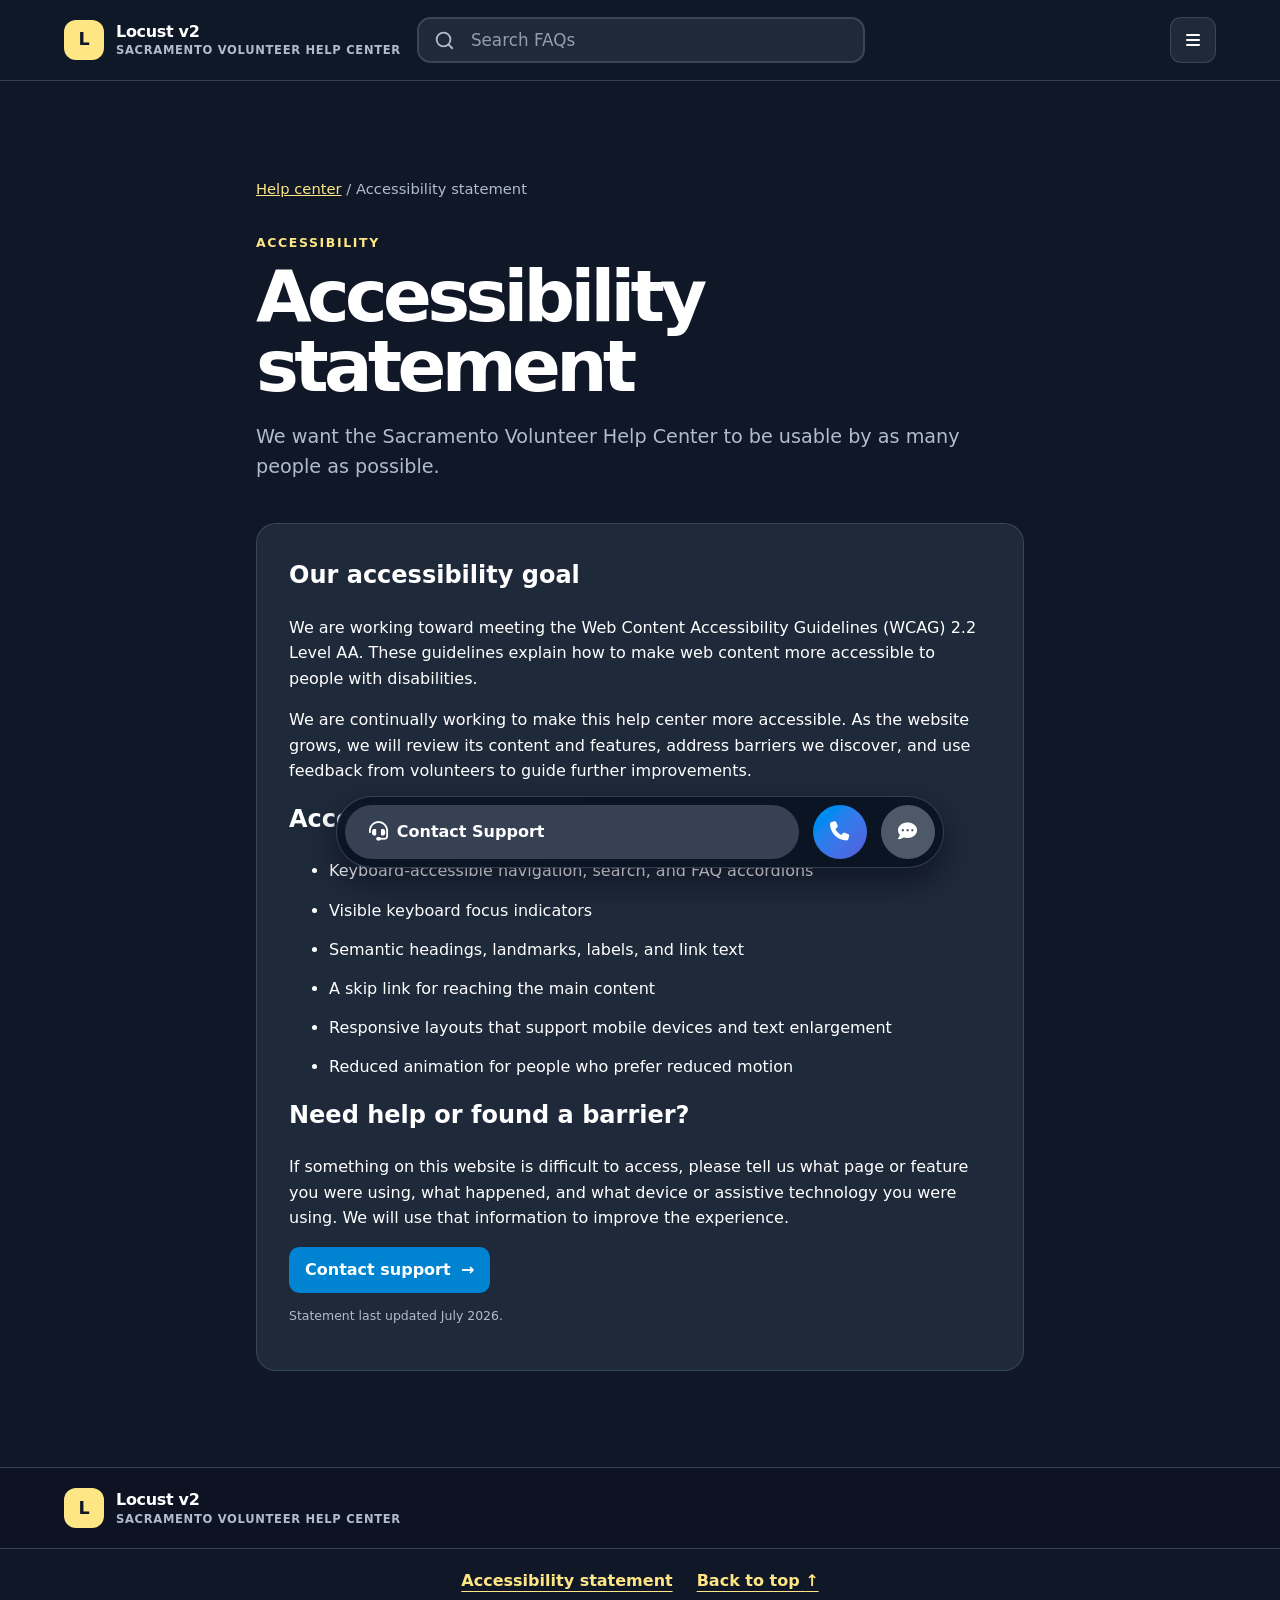
<file: accessibility.html>
<!doctype html>
<html lang="en">
<head>
  <meta charset="utf-8">
  <meta name="viewport" content="width=device-width, initial-scale=1">
  <meta name="description" content="Accessibility statement for the Sacramento Volunteer Help Center.">
  <meta name="robots" content="noindex, nofollow, noarchive, nosnippet">
  <meta name="theme-color" content="#202534">
  <title>Accessibility Statement | Sacramento Volunteer Help Center</title>
  <link rel="icon" href="images/favicon.svg" type="image/svg+xml">
  <link rel="stylesheet" href="https://cdnjs.cloudflare.com/ajax/libs/font-awesome/6.7.2/css/all.min.css">
  <link rel="stylesheet" href="css/styles.css">
  <script src="data/faqs-fallback.js" defer></script>
  <script src="js/tutorial-nav.js" defer></script>
  <script src="data/contact-persons-fallback.js" defer></script>
  <script src="js/support-dock.js" defer></script>
</head>
<body class="article-page">
  <a class="skip-link" href="#main-content">Skip to main content</a>

  <header class="site-header">
    <div class="shell header-inner">
      <a class="brand" href="index.html" aria-label="Sacramento Volunteer Help Center home">
        <span class="brand-mark" aria-hidden="true">L</span>
        <span>Locust v2 <small>Sacramento Volunteer Help Center</small></span>
      </a>
    </div>
  </header>

  <main id="main-content">
    <article class="shell article">
      <nav class="breadcrumbs" aria-label="Breadcrumb">
        <a href="index.html">Help center</a> / Accessibility statement
      </nav>

      <p class="eyebrow">Accessibility</p>
      <h1>Accessibility statement</h1>
      <p class="lede">We want the Sacramento Volunteer Help Center to be usable by as many people as possible.</p>

      <section class="instruction-card">
        <h2>Our accessibility goal</h2>
        <p>We are working toward meeting the Web Content Accessibility Guidelines (WCAG) 2.2 Level AA. These guidelines explain how to make web content more accessible to people with disabilities.</p>
        <p>We are continually working to make this help center more accessible. As the website grows, we will review its content and features, address barriers we discover, and use feedback from volunteers to guide further improvements.</p>

        <h2>Accessibility features</h2>
        <ul>
          <li>Keyboard-accessible navigation, search, and FAQ accordions</li>
          <li>Visible keyboard focus indicators</li>
          <li>Semantic headings, landmarks, labels, and link text</li>
          <li>A skip link for reaching the main content</li>
          <li>Responsive layouts that support mobile devices and text enlargement</li>
          <li>Reduced animation for people who prefer reduced motion</li>
        </ul>

        <h2>Need help or found a barrier?</h2>
        <p>If something on this website is difficult to access, please tell us what page or feature you were using, what happened, and what device or assistive technology you were using. We will use that information to improve the experience.</p>
        <a class="button" href="faq/contact-support.html">Contact support <span aria-hidden="true">→</span></a>

        <p class="legal-copy">Statement last updated July 2026.</p>
      </section>
    </article>
  </main>

  <footer class="site-footer">
    <div class="footer-top"><div class="shell"><a class="brand footer-brand" href="index.html" aria-label="Sacramento Volunteer Help Center home"><span class="brand-mark" aria-hidden="true">L</span><span>Locust v2 <small>Sacramento Volunteer Help Center</small></span></a></div></div>
    <div class="footer-bottom">
      <nav class="shell footer-links" aria-label="Footer">
        <a href="accessibility.html">Accessibility statement</a>
        <a href="#main-content">Back to top <span aria-hidden="true">↑</span></a>
      </nav>
    </div>
  </footer>
</body>
</html>
</file>
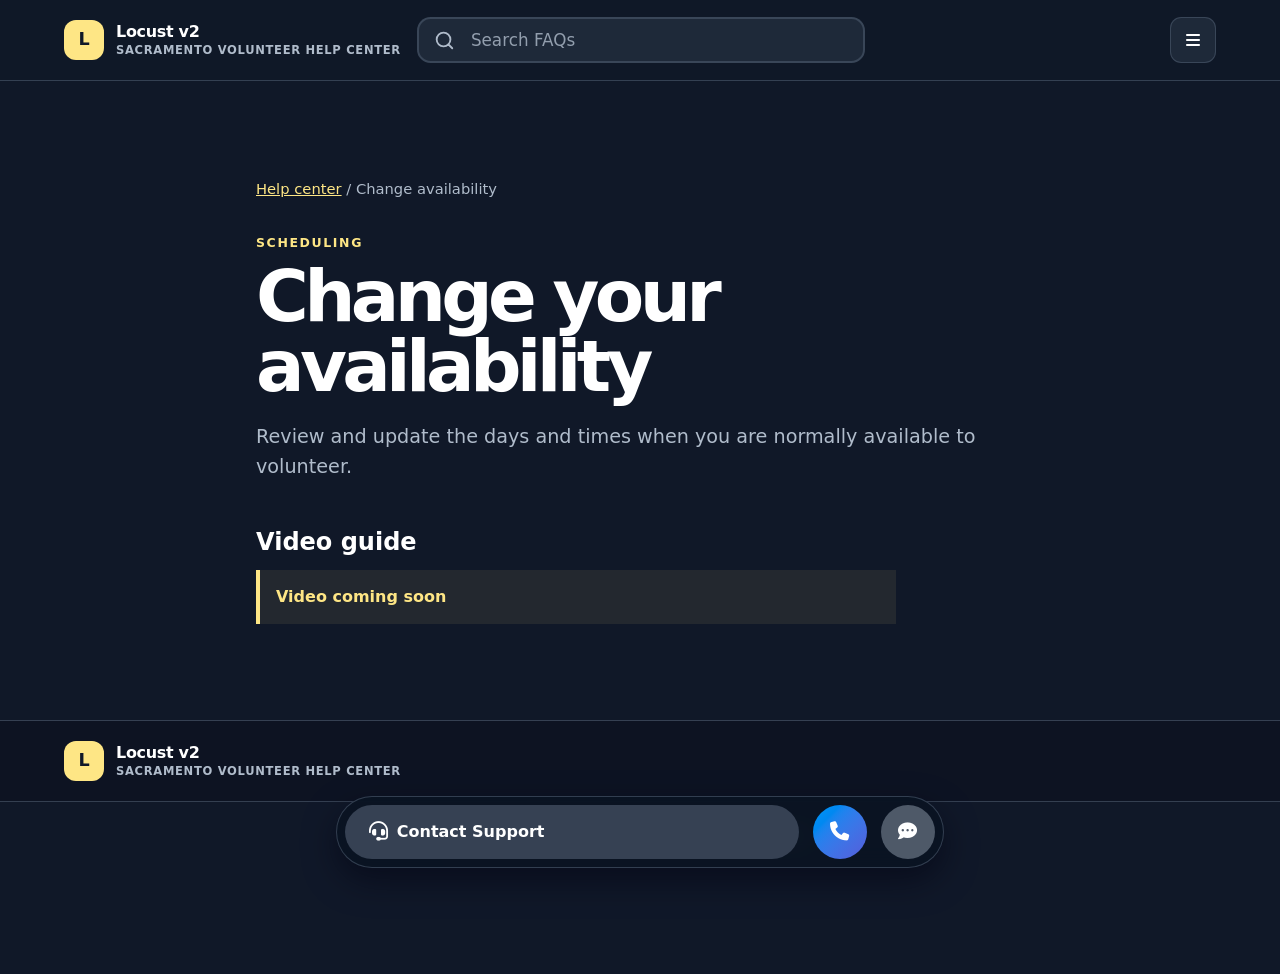
<file: faq/change-availability.html>
<!doctype html>
<html lang="en">
<head><meta charset="utf-8"><meta name="viewport" content="width=device-width, initial-scale=1"><meta name="description" content="How to change your volunteer availability in Locust v2."><title>Change Availability | Locust v2 Help</title><link rel="icon" href="../images/favicon.svg" type="image/svg+xml"><link rel="stylesheet" href="https://cdnjs.cloudflare.com/ajax/libs/font-awesome/6.7.2/css/all.min.css"><link rel="stylesheet" href="../css/styles.css"><script src="../data/faqs-fallback.js" defer></script><script src="../data/contact-persons-fallback.js" defer></script><script src="../js/tutorial-nav.js" defer></script><script src="../js/support-dock.js" defer></script></head>
<body class="article-page">
  <a class="skip-link" href="#main-content">Skip to main content</a>
  <header class="site-header"><div class="shell header-inner"><a class="brand" href="../index.html"><span class="brand-mark" aria-hidden="true">L</span><span>Locust v2 <small>Sacramento Volunteer Help Center</small></span></a></div></header>
  <main id="main-content"><article class="shell article">
    <nav class="breadcrumbs" aria-label="Breadcrumb"><a href="../index.html">Help center</a> / Change availability</nav>
    <p class="eyebrow">Scheduling</p><h1>Change your availability</h1>
    <p class="lede">Review and update the days and times when you are normally available to volunteer.</p>
    <section class="help-video-section" aria-labelledby="availability-video-title"><h2 id="availability-video-title">Video guide</h2><p class="video-coming-soon">Video coming soon</p></section>
  </article></main>
  <footer class="site-footer"><div class="footer-top"><div class="shell"><a class="brand footer-brand" href="../index.html" aria-label="Sacramento Volunteer Help Center home"><span class="brand-mark" aria-hidden="true">L</span><span>Locust v2 <small>Sacramento Volunteer Help Center</small></span></a></div></div><div class="footer-bottom"><nav class="shell footer-links" aria-label="Footer"><a href="../accessibility.html">Accessibility statement</a><a href="#main-content">Back to top <span aria-hidden="true">↑</span></a></nav></div></footer>
</body></html>
</file>
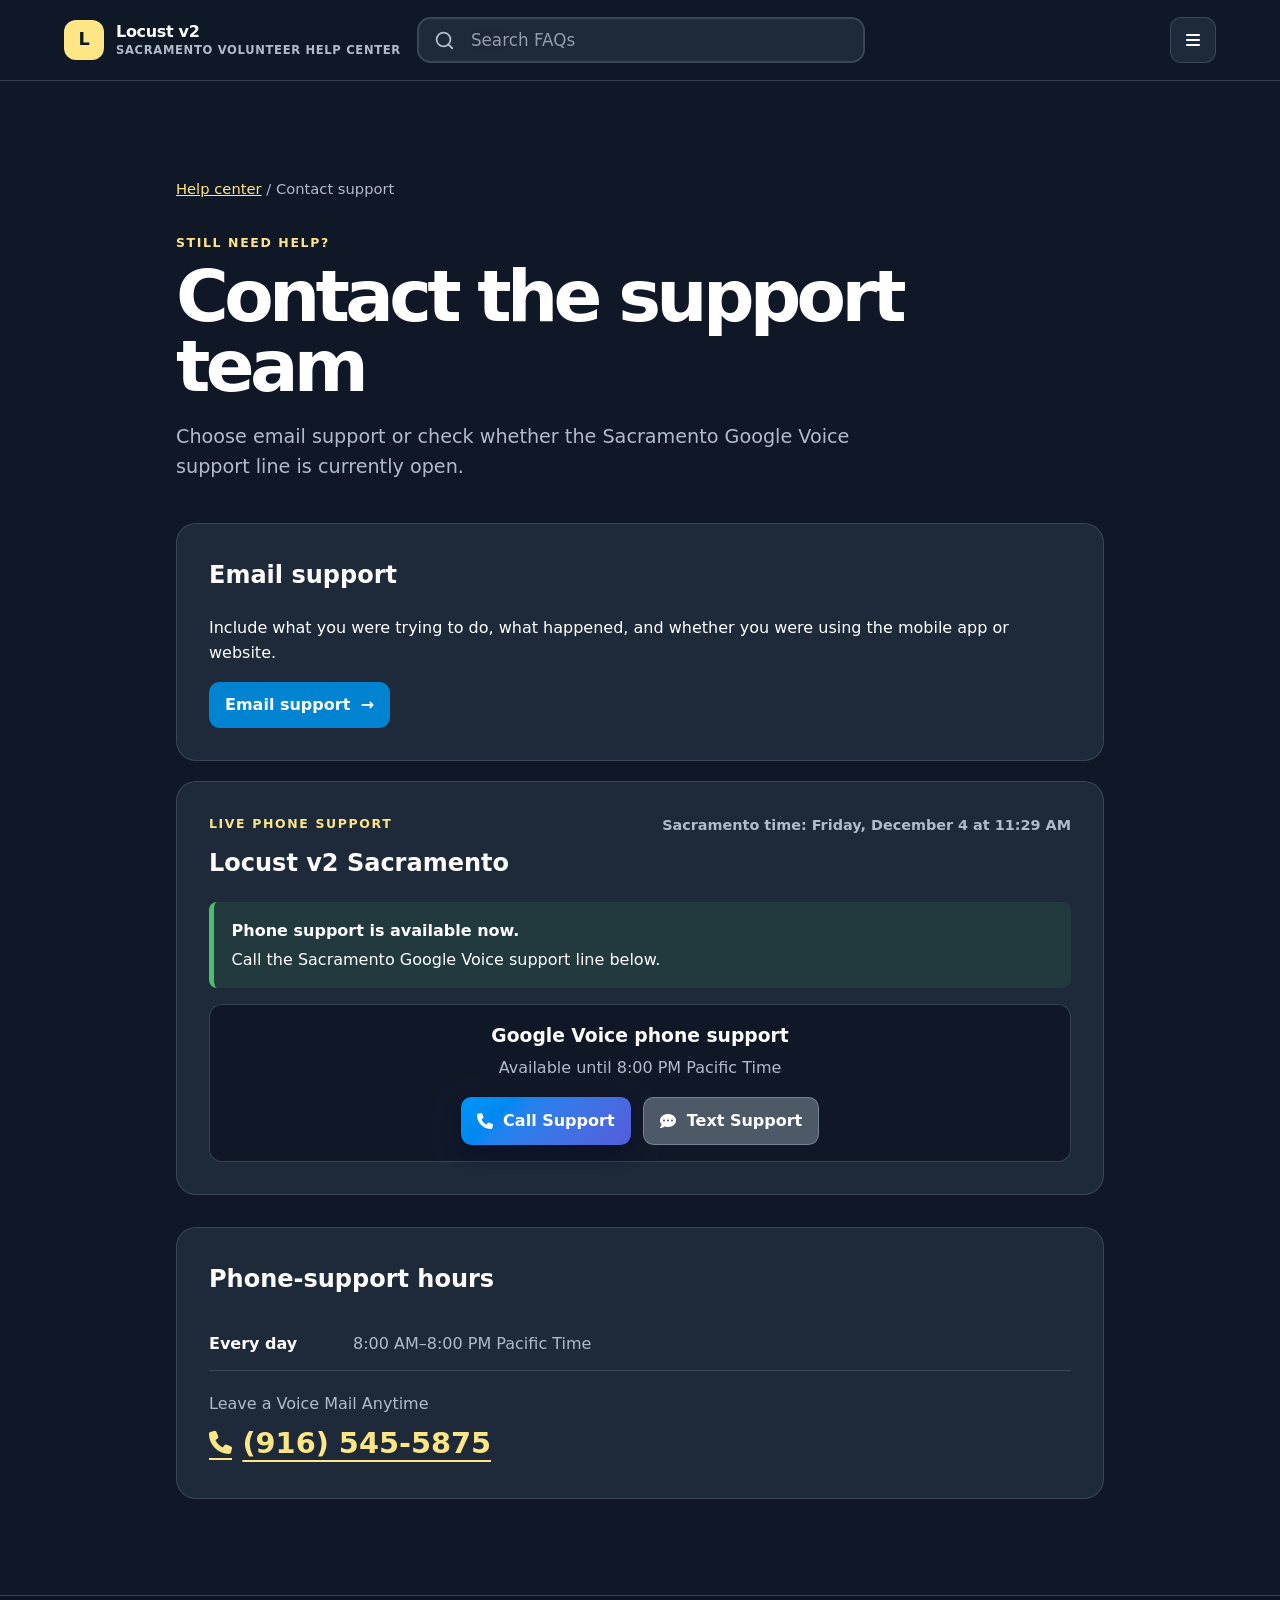
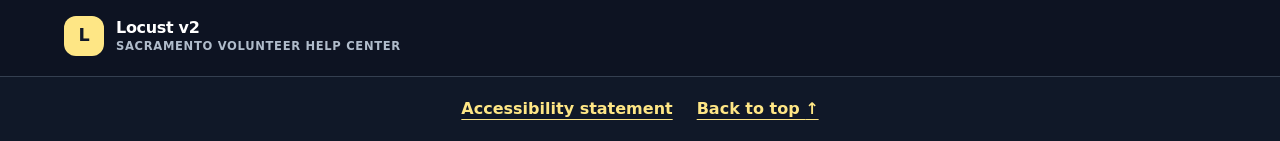
<file: faq/contact-support.html>
<!doctype html>
<html lang="en">
<head>
  <meta charset="utf-8">
  <meta name="viewport" content="width=device-width, initial-scale=1">
  <meta name="description" content="Contact Locust v2 Sacramento volunteer support.">
  <meta name="robots" content="noindex, nofollow, noarchive, nosnippet">
  <meta name="theme-color" content="#202534">
  <title>Contact Support | Locust v2 Sacramento</title>
  <link rel="icon" href="../images/favicon.svg" type="image/svg+xml">
  <link rel="stylesheet" href="https://cdnjs.cloudflare.com/ajax/libs/font-awesome/6.7.2/css/all.min.css">
  <link rel="stylesheet" href="../css/styles.css">
  <script src="../data/faqs-fallback.js" defer></script>
  <script src="../data/contact-persons-fallback.js" defer></script>
  <script src="../js/tutorial-nav.js" defer></script>
  <script src="../js/contact-support.js" defer></script>
</head>
<body class="article-page">
  <a class="skip-link" href="#main-content">Skip to main content</a>

  <header class="site-header">
    <div class="shell header-inner">
      <a class="brand" href="../index.html" aria-label="Sacramento Volunteer Help Center home">
        <span class="brand-mark" aria-hidden="true">L</span>
        <span>Locust v2 <small>Sacramento Volunteer Help Center</small></span>
      </a>
    </div>
  </header>

  <main id="main-content">
    <article class="shell article contact-page">
      <nav class="breadcrumbs" aria-label="Breadcrumb">
        <a href="../index.html">Help center</a> / Contact support
      </nav>

      <p class="eyebrow">Still need help?</p>
      <h1>Contact the support team</h1>
      <p class="lede">Choose email support or check whether the Sacramento Google Voice support line is currently open.</p>

      <section class="instruction-card email-support-card" aria-labelledby="email-support-title">
        <h2 id="email-support-title">Email support</h2>
        <p>Include what you were trying to do, what happened, and whether you were using the mobile app or website.</p>
        <a class="button" href="mailto:REPLACE_WITH_SUPPORT_EMAIL" data-support-email>Email support <span aria-hidden="true">→</span></a>
        <p class="setup-flag" data-email-setup><strong>Setup needed:</strong> Replace the support email address in <code>data/contact_persons.json</code>.</p>
      </section>

      <section class="instruction-card phone-support-card" aria-labelledby="phone-support-title" data-phone-support>
        <div class="support-heading">
          <div>
            <p class="eyebrow">Live phone support</p>
            <h2 id="phone-support-title">Locust v2 Sacramento</h2>
          </div>
          <p class="schedule-time" data-current-time>Checking Sacramento time…</p>
        </div>

        <div data-availability-status role="status" aria-live="polite">
          <p>Checking phone-support availability…</p>
        </div>

        <div class="call-support-options" data-call-support></div>
      </section>

      <section class="instruction-card" aria-labelledby="support-hours-title">
        <h2 id="support-hours-title">Phone-support hours</h2>
        <div class="schedule-row">
          <strong>Every day</strong>
          <span>8:00 AM–8:00 PM Pacific Time</span>
        </div>
        <p class="voicemail-label">Leave a Voice Mail Anytime</p>
        <a class="support-phone-number" href="tel:+19165455875"><i class="fa-solid fa-phone" aria-hidden="true"></i><span>(916) 545-5875</span></a>
      </section>
    </article>
  </main>

  <footer class="site-footer">
    <div class="footer-top"><div class="shell"><a class="brand footer-brand" href="../index.html" aria-label="Sacramento Volunteer Help Center home"><span class="brand-mark" aria-hidden="true">L</span><span>Locust v2 <small>Sacramento Volunteer Help Center</small></span></a></div></div>
    <div class="footer-bottom">
      <nav class="shell footer-links" aria-label="Footer">
        <a href="../accessibility.html">Accessibility statement</a>
        <a href="#main-content">Back to top <span aria-hidden="true">↑</span></a>
      </nav>
    </div>
  </footer>
</body>
</html>
</file>
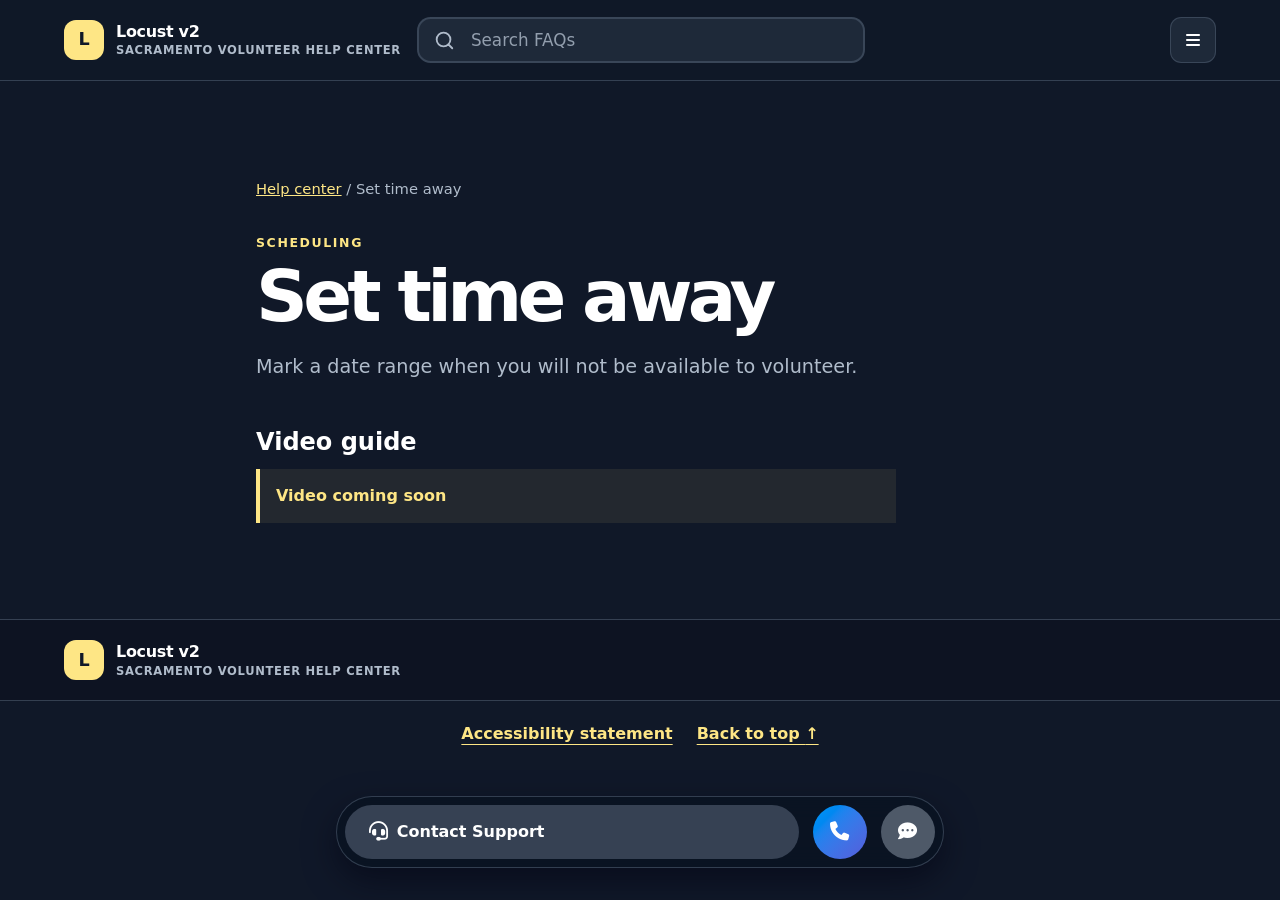
<file: faq/set-time-away.html>
<!doctype html>
<html lang="en">
<head><meta charset="utf-8"><meta name="viewport" content="width=device-width, initial-scale=1"><meta name="description" content="How to set time away in Locust v2."><title>Set Time Away | Locust v2 Help</title><link rel="icon" href="../images/favicon.svg" type="image/svg+xml"><link rel="stylesheet" href="https://cdnjs.cloudflare.com/ajax/libs/font-awesome/6.7.2/css/all.min.css"><link rel="stylesheet" href="../css/styles.css"><script src="../data/faqs-fallback.js" defer></script><script src="../data/contact-persons-fallback.js" defer></script><script src="../js/tutorial-nav.js" defer></script><script src="../js/support-dock.js" defer></script></head>
<body class="article-page">
  <a class="skip-link" href="#main-content">Skip to main content</a>
  <header class="site-header"><div class="shell header-inner"><a class="brand" href="../index.html"><span class="brand-mark" aria-hidden="true">L</span><span>Locust v2 <small>Sacramento Volunteer Help Center</small></span></a></div></header>
  <main id="main-content"><article class="shell article">
    <nav class="breadcrumbs" aria-label="Breadcrumb"><a href="../index.html">Help center</a> / Set time away</nav>
    <p class="eyebrow">Scheduling</p><h1>Set time away</h1>
    <p class="lede">Mark a date range when you will not be available to volunteer.</p>
    <section class="help-video-section" aria-labelledby="time-away-video-title"><h2 id="time-away-video-title">Video guide</h2><p class="video-coming-soon">Video coming soon</p></section>
  </article></main>
  <footer class="site-footer"><div class="footer-top"><div class="shell"><a class="brand footer-brand" href="../index.html" aria-label="Sacramento Volunteer Help Center home"><span class="brand-mark" aria-hidden="true">L</span><span>Locust v2 <small>Sacramento Volunteer Help Center</small></span></a></div></div><div class="footer-bottom"><nav class="shell footer-links" aria-label="Footer"><a href="../accessibility.html">Accessibility statement</a><a href="#main-content">Back to top <span aria-hidden="true">↑</span></a></nav></div></footer>
</body></html>
</file>
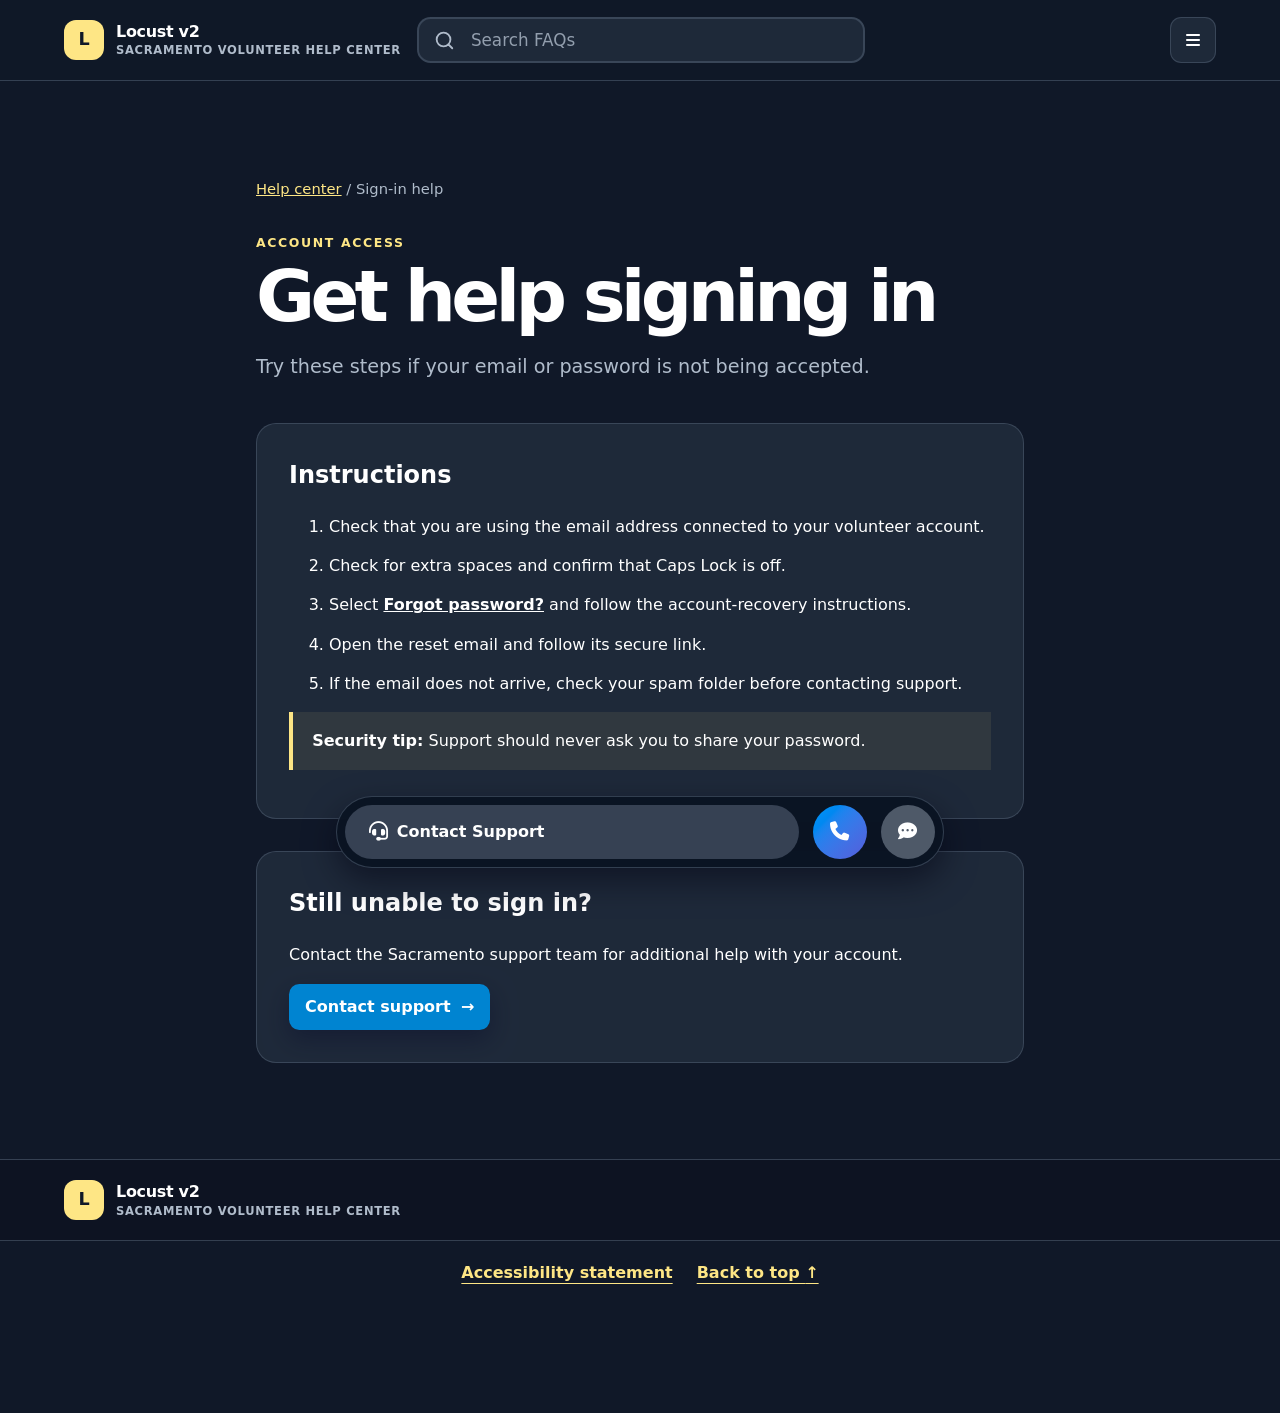
<file: faq/sign-in-help.html>
<!doctype html>
<html lang="en">
<head>
  <meta charset="utf-8">
  <meta name="viewport" content="width=device-width, initial-scale=1">
  <meta name="description" content="Sign-in and password help for Locust v2 volunteers.">
  <meta name="robots" content="noindex, nofollow, noarchive, nosnippet">
  <title>Sign-in Help | Locust v2 Help</title>
  <link rel="icon" href="../images/favicon.svg" type="image/svg+xml">
  <link rel="stylesheet" href="https://cdnjs.cloudflare.com/ajax/libs/font-awesome/6.7.2/css/all.min.css">
  <link rel="stylesheet" href="../css/styles.css">
  <script src="../data/faqs-fallback.js" defer></script>
  <script src="../data/contact-persons-fallback.js" defer></script>
  <script src="../js/tutorial-nav.js" defer></script>
  <script src="../js/support-dock.js" defer></script>
</head>
<body class="article-page">
  <a class="skip-link" href="#main-content">Skip to main content</a>
  <header class="site-header">
    <div class="shell header-inner">
      <a class="brand" href="../index.html">
        <span class="brand-mark" aria-hidden="true">L</span>
        <span>Locust v2 <small>Sacramento Volunteer Help Center</small></span>
      </a>
    </div>
  </header>

  <main id="main-content">
    <article class="shell article">
      <nav class="breadcrumbs" aria-label="Breadcrumb"><a href="../index.html">Help center</a> / Sign-in help</nav>
      <p class="eyebrow">Account access</p>
      <h1>Get help signing in</h1>
      <p class="lede">Try these steps if your email or password is not being accepted.</p>

      <section class="instruction-card">
        <h2>Instructions</h2>
        <ol>
          <li>Check that you are using the email address connected to your volunteer account.</li>
          <li>Check for extra spaces and confirm that Caps Lock is off.</li>
          <li>Select <a href="https://locustspw.org/v2/login-help"><strong>Forgot password?</strong></a> and follow the account-recovery instructions.</li>
          <li>Open the reset email and follow its secure link.</li>
          <li>If the email does not arrive, check your spam folder before contacting support.</li>
        </ol>
        <p class="note"><strong>Security tip:</strong> Support should never ask you to share your password.</p>
      </section>

      <section class="instruction-card support-link-card">
        <h2>Still unable to sign in?</h2>
        <p>Contact the Sacramento support team for additional help with your account.</p>
        <a class="button button-gradient" href="contact-support.html">Contact support <span aria-hidden="true">→</span></a>
      </section>
    </article>
  </main>

  <footer class="site-footer">
    <div class="footer-top"><div class="shell"><a class="brand footer-brand" href="../index.html" aria-label="Sacramento Volunteer Help Center home"><span class="brand-mark" aria-hidden="true">L</span><span>Locust v2 <small>Sacramento Volunteer Help Center</small></span></a></div></div>
    <div class="footer-bottom">
      <nav class="shell footer-links" aria-label="Footer">
        <a href="../accessibility.html">Accessibility statement</a>
        <a href="#main-content">Back to top <span aria-hidden="true">↑</span></a>
      </nav>
    </div>
  </footer>
</body>
</html>
</file>
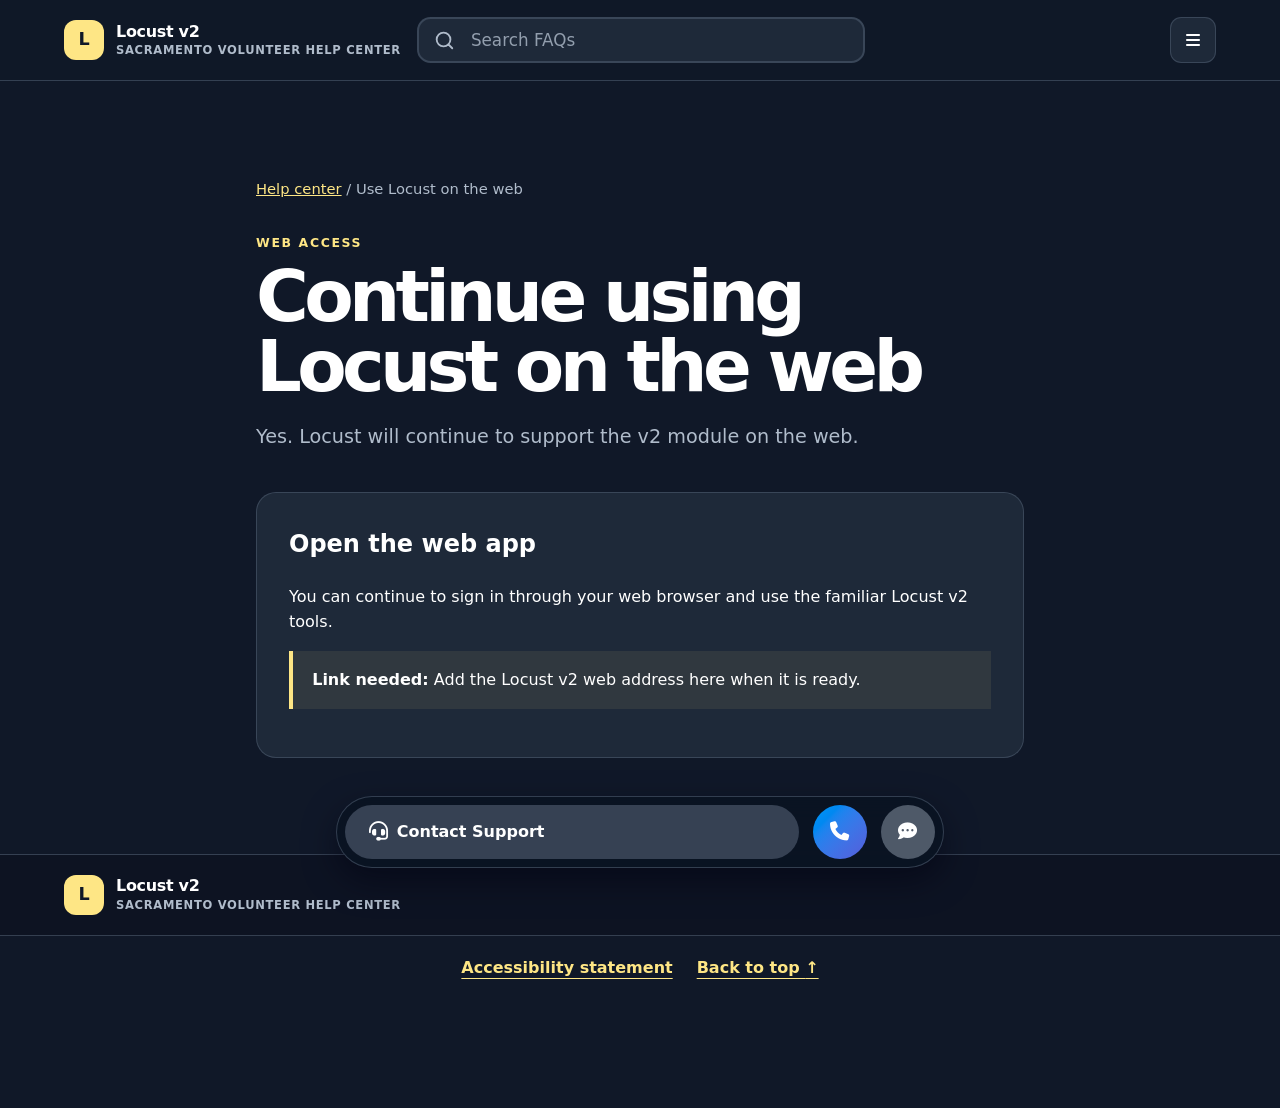
<file: faq/use-locust-on-web.html>
<!doctype html>
<html lang="en">
<head><meta charset="utf-8"><meta name="viewport" content="width=device-width, initial-scale=1"><meta name="description" content="Information about continuing to use Locust v2 on the web."><title>Use Locust on the Web | Locust v2 Help</title><link rel="icon" href="../images/favicon.svg" type="image/svg+xml"><link rel="stylesheet" href="https://cdnjs.cloudflare.com/ajax/libs/font-awesome/6.7.2/css/all.min.css"><link rel="stylesheet" href="../css/styles.css"><script src="../data/faqs-fallback.js" defer></script><script src="../data/contact-persons-fallback.js" defer></script><script src="../js/tutorial-nav.js" defer></script><script src="../js/support-dock.js" defer></script></head>
<body class="article-page">
  <a class="skip-link" href="#main-content">Skip to main content</a>
  <header class="site-header"><div class="shell header-inner"><a class="brand" href="../index.html"><span class="brand-mark" aria-hidden="true">L</span><span>Locust v2 <small>Sacramento Volunteer Help Center</small></span></a></div></header>
  <main id="main-content"><article class="shell article">
    <nav class="breadcrumbs" aria-label="Breadcrumb"><a href="../index.html">Help center</a> / Use Locust on the web</nav>
    <p class="eyebrow">Web access</p><h1>Continue using Locust on the web</h1>
    <p class="lede">Yes. Locust will continue to support the v2 module on the web.</p>
    <section class="instruction-card"><h2>Open the web app</h2><p>You can continue to sign in through your web browser and use the familiar Locust v2 tools.</p><p class="note"><strong>Link needed:</strong> Add the Locust v2 web address here when it is ready.</p></section>
  </article></main>
  <footer class="site-footer"><div class="footer-top"><div class="shell"><a class="brand footer-brand" href="../index.html" aria-label="Sacramento Volunteer Help Center home"><span class="brand-mark" aria-hidden="true">L</span><span>Locust v2 <small>Sacramento Volunteer Help Center</small></span></a></div></div><div class="footer-bottom"><nav class="shell footer-links" aria-label="Footer"><a href="../accessibility.html">Accessibility statement</a><a href="#main-content">Back to top <span aria-hidden="true">↑</span></a></nav></div></footer>
</body></html>
</file>
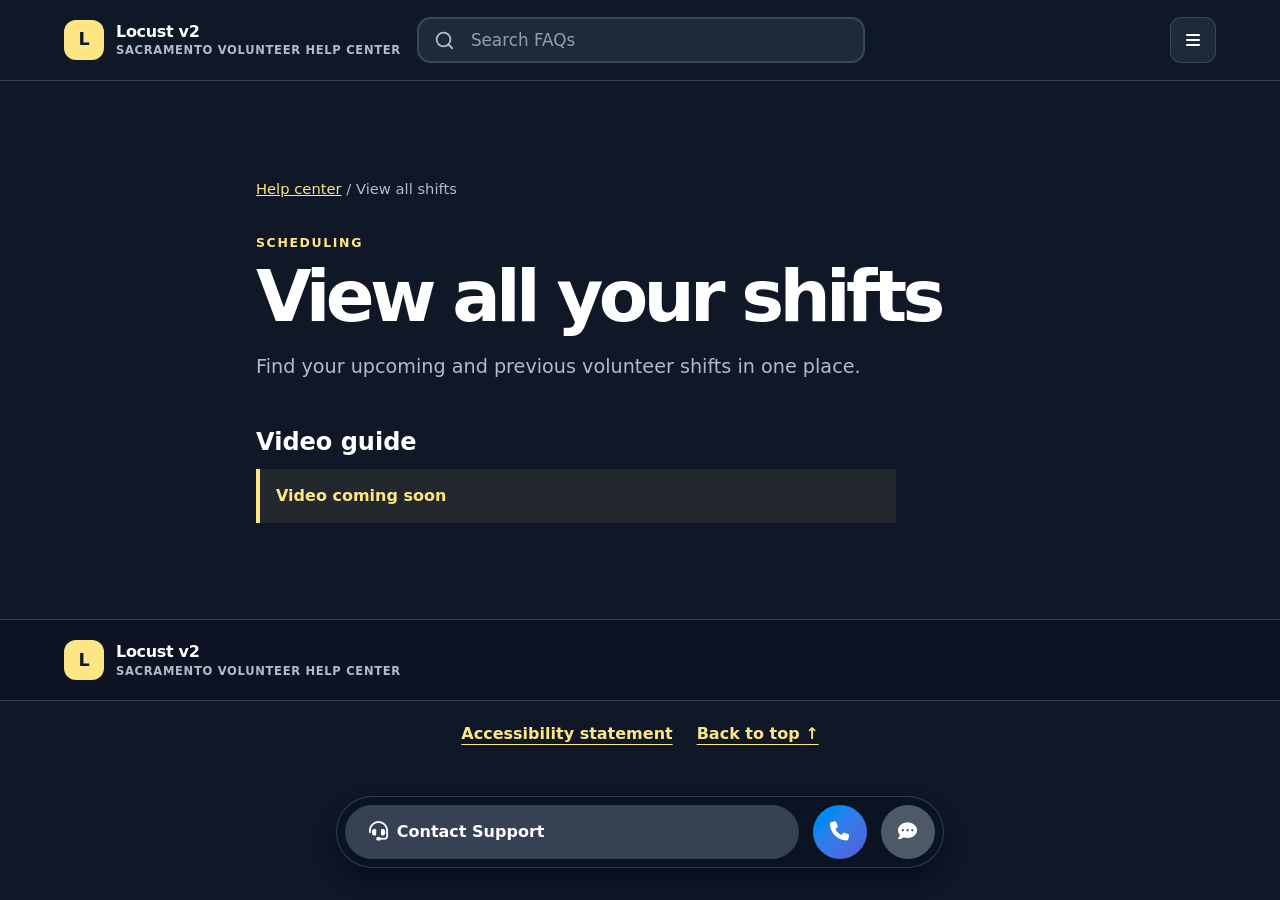
<file: faq/view-all-shifts.html>
<!doctype html>
<html lang="en">
<head><meta charset="utf-8"><meta name="viewport" content="width=device-width, initial-scale=1"><meta name="description" content="How to view all volunteer shifts in Locust v2."><title>View All Shifts | Locust v2 Help</title><link rel="icon" href="../images/favicon.svg" type="image/svg+xml"><link rel="stylesheet" href="https://cdnjs.cloudflare.com/ajax/libs/font-awesome/6.7.2/css/all.min.css"><link rel="stylesheet" href="../css/styles.css"><script src="../data/faqs-fallback.js" defer></script><script src="../data/contact-persons-fallback.js" defer></script><script src="../js/tutorial-nav.js" defer></script><script src="../js/support-dock.js" defer></script></head>
<body class="article-page">
  <a class="skip-link" href="#main-content">Skip to main content</a>
  <header class="site-header"><div class="shell header-inner"><a class="brand" href="../index.html"><span class="brand-mark" aria-hidden="true">L</span><span>Locust v2 <small>Sacramento Volunteer Help Center</small></span></a></div></header>
  <main id="main-content"><article class="shell article">
    <nav class="breadcrumbs" aria-label="Breadcrumb"><a href="../index.html">Help center</a> / View all shifts</nav>
    <p class="eyebrow">Scheduling</p><h1>View all your shifts</h1>
    <p class="lede">Find your upcoming and previous volunteer shifts in one place.</p>
    <section class="help-video-section" aria-labelledby="shifts-video-title"><h2 id="shifts-video-title">Video guide</h2><p class="video-coming-soon">Video coming soon</p></section>
  </article></main>
  <footer class="site-footer"><div class="footer-top"><div class="shell"><a class="brand footer-brand" href="../index.html" aria-label="Sacramento Volunteer Help Center home"><span class="brand-mark" aria-hidden="true">L</span><span>Locust v2 <small>Sacramento Volunteer Help Center</small></span></a></div></div><div class="footer-bottom"><nav class="shell footer-links" aria-label="Footer"><a href="../accessibility.html">Accessibility statement</a><a href="#main-content">Back to top <span aria-hidden="true">↑</span></a></nav></div></footer>
</body></html>
</file>
<file: css/styles.css>
:root {
  color-scheme: dark;
  --background: oklch(21% .034 264.665);
  --surface: oklch(27.8% .033 256.848);
  --surface-active: oklch(37.3% .034 259.733);
  --text: #fff;
  --muted: oklch(79% .025 255);
  --button: oklch(58.8% .158 241.966);
  --button-hover: oklch(67% .15 241.966);
  --icon: oklch(92.4% .12 95.746);
  --border: oklch(45% .035 258 / .65);
  --focus: oklch(85% .15 95.746);
  --shadow: 0 24px 60px oklch(10% .03 260 / .28);
  --radius: 1.25rem;
  --shell: 72rem;
}

* { box-sizing: border-box; }
html { scroll-behavior: smooth; }
body {
  margin: 0;
  background: var(--background);
  color: var(--text);
  font-family: Inter, ui-sans-serif, system-ui, -apple-system, BlinkMacSystemFont, "Segoe UI", sans-serif;
  font-size: 1rem;
  line-height: 1.6;
}
a { color: inherit; }
button, a { -webkit-tap-highlight-color: transparent; }
:focus-visible { outline: 3px solid var(--focus); outline-offset: 4px; }
.visually-hidden { position: absolute; width: 1px; height: 1px; padding: 0; margin: -1px; overflow: hidden; clip: rect(0, 0, 0, 0); white-space: nowrap; border: 0; }
.shell { width: min(calc(100% - 2rem), var(--shell)); margin-inline: auto; }
.narrow { max-width: 52rem; }
.skip-link { position: fixed; top: .75rem; left: .75rem; z-index: 20; padding: .7rem 1rem; background: var(--icon); color: var(--background); font-weight: 800; border-radius: .5rem; transform: translateY(-160%); }
.skip-link:focus { transform: translateY(0); }

.site-header { border-bottom: 1px solid var(--border); background: oklch(21% .034 264.665 / .92); }
.header-inner { min-height: 5rem; display: flex; align-items: center; justify-content: space-between; gap: 1rem; }
.brand { display: inline-flex; align-items: center; gap: .75rem; text-decoration: none; font-weight: 800; letter-spacing: -.02em; line-height: 1.1; }
.brand small { display: block; color: var(--muted); margin-top: .25rem; font-size: .72rem; font-weight: 600; letter-spacing: .06em; text-transform: uppercase; }
.brand-mark { display: grid; place-items: center; width: 2.5rem; aspect-ratio: 1; border-radius: .75rem; color: var(--background); background: var(--icon); font-size: 1.1rem; }
.header-search { width: min(28rem, 48%); }
.header-search .search-control input { min-height: 2.9rem; padding-top: .5rem; padding-bottom: .5rem; background: var(--surface); }
.tutorial-menu { position: relative; flex: 0 0 auto; margin-left: auto; }
.tutorial-menu summary { width: 2.9rem; min-height: 2.9rem; display: inline-flex; align-items: center; justify-content: center; padding: .55rem; border: 1px solid var(--border); border-radius: .7rem; color: var(--text); background: var(--surface); font-weight: 750; cursor: pointer; list-style: none; }
.tutorial-menu summary::-webkit-details-marker { display: none; }
.tutorial-menu summary:hover, .tutorial-menu[open] summary { border-color: var(--icon); color: var(--icon); }
.tutorial-menu-links { position: absolute; top: calc(100% - 1px); right: 0; z-index: 25; width: min(20rem, calc(100vw - 2rem)); padding: .5rem; border: 1px solid var(--border); border-radius: .8rem; background: oklch(19% .035 260 / .98); box-shadow: var(--shadow); }
.tutorial-menu-links a { display: block; padding: .7rem .8rem; border-radius: .5rem; color: var(--text); text-decoration: none; font-weight: 700; }
.tutorial-menu-links a:hover, .tutorial-menu-links a:focus-visible { color: var(--background); background: var(--icon); }

.hero { padding: clamp(3.5rem, 8vw, 7rem) 0; overflow: hidden; background: radial-gradient(circle at 82% 12%, oklch(58.8% .158 241.966 / .18), transparent 34%); }
.hero-grid { display: grid; grid-template-columns: minmax(0, 1.3fr) minmax(17rem, .7fr); gap: clamp(2rem, 6vw, 6rem); align-items: end; }
.eyebrow { margin: 0 0 .6rem; color: var(--icon); text-transform: uppercase; letter-spacing: .13em; font-size: .78rem; font-weight: 850; }
h1, h2, h3, p { overflow-wrap: break-word; }
h1 { max-width: 12ch; margin: 0; font-size: clamp(2.8rem, 8vw, 5.75rem); line-height: .97; letter-spacing: -.065em; }
.hero-copy { max-width: 43rem; margin: 1.5rem 0 0; color: var(--muted); font-size: clamp(1.05rem, 2vw, 1.25rem); }
.quick-nav { padding: 1rem 1.25rem; border: 1px solid var(--border); border-radius: var(--radius); background: var(--surface); box-shadow: var(--shadow); }
.quick-nav p { margin: 0 0 .4rem; color: var(--muted); font-size: .78rem; font-weight: 800; text-transform: uppercase; letter-spacing: .1em; }
.quick-nav a { display: flex; gap: .9rem; padding: .8rem 0; color: var(--icon); text-decoration: none; font-variant-numeric: tabular-nums; font-weight: 800; border-top: 1px solid var(--border); }
.quick-nav a span { color: var(--text); font-weight: 650; }
.quick-nav a:hover span { text-decoration: underline; text-underline-offset: .3em; }
.download-card h2 { margin: 0; font-size: clamp(1.4rem, 3vw, 2rem); line-height: 1.1; }
.download-card .download-copy { margin: .75rem 0 0; color: var(--muted); font-size: 1rem; font-weight: 500; letter-spacing: 0; text-transform: none; }
.download-card .store-badges { margin: 1.1rem 0; }
.download-card .legal-copy { margin: 0; color: var(--muted); font-size: .68rem; font-weight: 500; letter-spacing: 0; line-height: 1.45; text-transform: none; }

.video-section { padding: clamp(4rem, 8vw, 7.5rem) 0; }
.section-heading { margin-bottom: 2rem; }
.section-heading h2 { margin: 0; font-size: clamp(2rem, 5vw, 3.25rem); line-height: 1.05; letter-spacing: -.045em; }
.section-heading > p:not(.eyebrow) { max-width: 42rem; margin: 1rem 0 0; color: var(--muted); }
.guide { display: grid; grid-template-columns: 1fr; place-items: center; gap: clamp(1.5rem, 5vw, 5rem); padding: clamp(2rem, 6vw, 4.5rem) 0; scroll-margin-top: 1rem; }
.guide:last-child { border-bottom: 1px solid var(--border); }
.step-number { display: block; margin-bottom: 1.25rem; color: var(--icon); font-size: .82rem; font-weight: 850; letter-spacing: .12em; }
.guide h2 { margin: 0; font-size: clamp(1.6rem, 4vw, 2.45rem); line-height: 1.12; letter-spacing: -.035em; }
.guide-copy { justify-self: center; width: min(100%, 25rem); text-align: left; }
.guide-copy p { margin: 1rem 0 0; color: var(--muted); }
.video-frame { justify-self: center; width: min(100%, 19rem, calc((82vh - 1.1rem) * .4375)); padding: .55rem; border-radius: 1.6rem; background: var(--surface-active); box-shadow: var(--shadow); overflow: hidden; }
video { display: block; width: 100%; aspect-ratio: 7 / 16; object-fit: cover; object-position: center bottom; border-radius: 1.15rem; background: #0c0f17; }
video:fullscreen, video:-webkit-full-screen { width: 100%; height: 100%; aspect-ratio: auto; object-fit: contain; object-position: center; border-radius: 0; background: #000; }
video::-webkit-media-controls-panel { min-height: 4rem; }
video::-webkit-media-controls-play-button,
video::-webkit-media-controls-mute-button { transform: scale(1.38); transform-origin: center; }
.button.video-fullscreen-button { justify-self: center; margin-top: .85rem; border: 1px solid var(--border); color: var(--text); background: var(--surface); cursor: pointer; }
.button.video-fullscreen-button:hover { color: var(--background); background: var(--icon); }
.video-section .section-heading > p:not(.eyebrow) { font-size: calc(1rem + 4px); }
.video-section .section-heading > .video-controls-note { margin-top: .35rem; font-size: 1rem; }

.additional-videos { max-width: 58rem; margin: clamp(3rem, 7vw, 5rem) auto 0; }
.additional-videos > h2 { margin-bottom: 1rem; font-size: clamp(1.6rem, 4vw, 2.3rem); }
.video-accordion { border-top: 1px solid var(--border); scroll-margin-top: 1rem; }
.video-accordion:last-child { border-bottom: 1px solid var(--border); }
.video-accordion summary { min-height: 4.75rem; display: flex; align-items: center; justify-content: space-between; gap: 1.5rem; padding: 1rem 0; font-size: 1.1rem; font-weight: 800; cursor: pointer; list-style: none; }
.video-accordion summary::-webkit-details-marker { display: none; }
.video-accordion summary:hover { color: var(--icon); }
.video-accordion .accordion-icon { position: relative; flex: 0 0 1.25rem; width: 1.25rem; height: 1.25rem; }
.video-accordion .accordion-icon::before, .video-accordion .accordion-icon::after { content: ""; position: absolute; inset: 50% 0 auto; height: 2px; background: var(--icon); transition: transform .2s ease; }
.video-accordion .accordion-icon::after { transform: rotate(90deg); }
.video-accordion[open] .accordion-icon::after { transform: rotate(0deg); }
.video-accordion-panel { display: grid; justify-items: center; gap: 1.5rem; padding: .5rem 0 2.5rem; }
.video-accordion-panel > p { width: min(100%, 40rem); margin: 0; color: var(--muted); text-align: left; }
.video-coming-soon { width: min(100%, 40rem); margin: 0; padding: .9rem 1rem; border-left: 4px solid var(--icon); color: var(--icon) !important; background: oklch(92.4% .12 95.746 / .08); font-weight: 800; text-align: left; }
.support-cta-section { width: min(calc(100% - 2rem), 1200px); margin-inline: auto; padding: clamp(4rem, 8vw, 7.5rem) 0; }
.support-cta-card { display: flex; align-items: center; justify-content: space-between; gap: 2rem; padding: clamp(1.5rem, 4vw, 2.5rem); border: 1px solid var(--border); border-radius: var(--radius); background: linear-gradient(135deg, var(--surface), oklch(31% .055 250)); box-shadow: var(--shadow); }
.support-cta-card h2 { margin: 0; font-size: clamp(1.8rem, 4vw, 2.7rem); line-height: 1.05; }
.support-cta-card p:last-child { margin: .65rem 0 0; color: var(--muted); }
.button-gradient { flex: 0 0 auto; background: linear-gradient(135deg, oklch(65% .19 244), oklch(54% .19 275)); box-shadow: 0 .6rem 1.5rem oklch(12% .08 260 / .3); }
.button-gradient:hover { background: linear-gradient(135deg, oklch(72% .18 244), oklch(62% .18 275)); }
.support-dock { position: fixed; left: 50%; bottom: clamp(1rem, 3vw, 2rem); z-index: 15; display: flex; align-items: center; gap: .85rem; width: min(calc(100% - 2rem), 38rem); padding: .5rem; border: 1px solid var(--border); border-radius: 999px; background: oklch(19% .035 260 / .94); box-shadow: 0 .8rem 2rem oklch(8% .05 260 / .48); backdrop-filter: blur(12px); transform: translateX(-50%); }
.support-dock a { display: grid; place-items: center; min-width: 3.4rem; height: 3.4rem; border-radius: 50%; color: #fff; text-decoration: none; transition: transform .2s ease, background .2s ease; }
.support-dock a:hover { filter: brightness(1.08); }
.support-dock-contact { display: inline-flex !important; flex: 1 1 auto; grid-auto-flow: column; gap: .55rem; width: auto; padding: 0 1.5rem; border-radius: 999px !important; background: var(--surface-active); font-weight: 800; }
.support-dock-call { background: linear-gradient(135deg, oklch(65% .19 244), oklch(54% .19 275)); }
.support-dock-call, .support-dock-text { flex: 0 0 3.4rem; }
.support-dock-text { background: oklch(46% .028 258); }
.support-dock i { font-size: 1.2rem; }
.support-dock [hidden] { display: none; }

.more-help { padding: clamp(4rem, 8vw, 7.5rem) 0; background: var(--surface); }
.section-search { margin-bottom: 1.5rem; padding: 1.25rem; border: 1px solid var(--border); border-radius: var(--radius); background: var(--background); }
.section-search label { display: block; margin-bottom: .65rem; font-size: 1.05rem; font-weight: 800; }
.section-search .search-control input { background: var(--surface); }
.search-control { position: relative; }
.search-control svg { position: absolute; top: 50%; left: 1rem; translate: 0 -50%; fill: none; stroke: var(--muted); stroke-width: 2; stroke-linecap: round; pointer-events: none; }
.search-control input { width: 100%; min-height: 4rem; padding: .8rem 5rem .8rem 3.25rem; border: 2px solid var(--border); border-radius: .85rem; color: var(--text); background: var(--background); font: inherit; font-size: 1.05rem; }
.search-control input::placeholder { color: var(--muted); opacity: .8; }
.search-control input:focus { border-color: var(--focus); outline: 3px solid oklch(85% .15 95.746 / .25); }
.search-clear { position: absolute; top: 50%; right: .7rem; translate: 0 -50%; padding: .5rem; border: 0; color: var(--icon); background: transparent; font: inherit; font-weight: 800; cursor: pointer; }
.search-clear:hover { text-decoration: underline; text-underline-offset: .25em; }
.search-status { margin: 1.25rem 0 .6rem; color: var(--muted); font-size: .9rem; font-weight: 700; }
.search-results { display: grid; gap: .8rem; }
.search-result, .search-empty { padding: 1.25rem; border: 1px solid var(--border); border-radius: .9rem; background: var(--background); }
.search-result h2, .search-result h3, .search-empty h3 { margin: 0; font-size: 1.12rem; line-height: 1.35; }
.search-result p, .search-empty p { margin: .65rem 0 1rem; color: var(--muted); }
.search-result .answer-pending { color: var(--icon); }
.search-result .button, .search-empty .button { min-height: 2.5rem; padding: .5rem .85rem; font-size: .9rem; }
.text-link { color: var(--icon); font-weight: 800; text-underline-offset: .25em; }
.search-error { color: var(--icon); }
.faq-accordion { border-top: 1px solid var(--border); }
.faq-accordion-item { border-bottom: 1px solid var(--border); }
.faq-accordion-item summary { min-height: 4.75rem; display: flex; align-items: center; justify-content: space-between; gap: 1.5rem; padding: 1rem 0; color: var(--text); font-size: 1.05rem; font-weight: 750; cursor: pointer; list-style: none; }
.faq-accordion-item summary::-webkit-details-marker { display: none; }
.faq-accordion-item summary:hover { color: var(--icon); }
.faq-accordion-item .accordion-icon { position: relative; flex: 0 0 1.25rem; width: 1.25rem; height: 1.25rem; }
.faq-accordion-item .accordion-icon::before,
.faq-accordion-item .accordion-icon::after { content: ""; position: absolute; inset: 50% 0 auto; height: 2px; background: var(--icon); transition: transform .2s ease; }
.faq-accordion-item .accordion-icon::after { transform: rotate(90deg); }
.faq-accordion-item[open] .accordion-icon::after { transform: rotate(0deg); }
.faq-accordion-panel { padding: 0 3rem 1.75rem 0; }
.faq-accordion-panel p { max-width: 40rem; margin: 0 0 1rem; color: var(--muted); }
.faq-accordion-panel .answer-pending { color: var(--icon); }
.faq-steps { max-width: 42rem; margin: .5rem 0 1.25rem; padding-left: 1.5rem; color: var(--muted); }
.faq-steps li + li { margin-top: .75rem; }
.faq-steps a { margin-left: .25rem; color: var(--icon); font-weight: 800; text-underline-offset: .25em; }
.faq-tip { max-width: 42rem; margin: 1rem 0; color: var(--text) !important; }
.search-mode .hero,
.search-mode .video-section,
.search-mode .support-cta-section { display: none; }
.search-mode .more-help { min-height: calc(100vh - 5rem); padding-top: clamp(2.25rem, 5vw, 4rem); }
.search-mode .more-help .section-heading .eyebrow { display: none; }
.search-mode .more-help .section-heading h2 { font-size: clamp(1.75rem, 4vw, 2.6rem); }
.search-source-header .section-search { display: none; }
.page-faq-results { min-height: calc(100vh - 5rem); padding: clamp(2.5rem, 6vw, 5rem) 0; background: var(--surface); }
.page-faq-results h1 { max-width: none; font-size: clamp(2rem, 5vw, 3.25rem); }
.secondary-search-mode main, .secondary-search-mode .support-dock { display: none; }
.button { display: inline-flex; align-items: center; gap: .65rem; min-height: 2.75rem; padding: .65rem 1rem; border-radius: .65rem; color: #fff; background: var(--button); text-decoration: none; font-weight: 800; }
.button:hover { background: var(--button-hover); }

.site-footer { border-top: 1px solid var(--border); }
.footer-top { border-bottom: 1px solid var(--border); background: oklch(19% .032 264.665); }
.footer-top > .shell { min-height: 5rem; display: flex; align-items: center; }
.footer-bottom { background: var(--background); }
.has-support-dock .footer-bottom { padding-bottom: 6.75rem; }
.footer-brand { color: var(--text); text-align: left; }
.footer-brand .brand-mark { color: var(--background); }
.footer-links { min-height: 4rem; display: flex; flex-wrap: wrap; align-items: center; justify-content: center; gap: .75rem 1.5rem; text-align: center; }
.footer-links a { color: var(--icon); font-weight: 750; text-underline-offset: .3em; }

.article-page main { padding: clamp(3rem, 8vw, 6rem) 0; }
.breadcrumbs { margin-bottom: 2rem; color: var(--muted); font-size: .92rem; }
.breadcrumbs a { color: var(--icon); }
.article { max-width: 48rem; }
.article h1 { max-width: 15ch; font-size: clamp(2.4rem, 7vw, 4.5rem); }
.article .lede { margin: 1.25rem 0 2.5rem; color: var(--muted); font-size: 1.2rem; }
.instruction-card { margin-top: 2rem; padding: clamp(1.25rem, 4vw, 2rem); border: 1px solid var(--border); border-radius: var(--radius); background: var(--surface); }
.instruction-card h2 { margin-top: 0; }
.instruction-card li + li { margin-top: .85rem; }
.note { padding: 1rem 1.2rem; border-left: 4px solid var(--icon); background: oklch(92.4% .12 95.746 / .08); }
.store-badges { display: flex; flex-wrap: wrap; align-items: center; justify-content: center; gap: 1rem; margin: 1.75rem 0; }
.store-badge { display: inline-flex; border-radius: .55rem; }
.store-badge img { display: block; width: auto; height: 3.25rem; object-fit: contain; }
.store-badge-google img { height: 4.1rem; margin: -.425rem; }
.legal-copy { color: var(--muted); font-size: .78rem; }
.help-video-section { margin-top: 2.5rem; }
.help-video-section > h2 { margin-bottom: .5rem; }
.help-video-section > p { color: var(--muted); }
.help-video-section .video-frame { margin: 1.5rem 0 0; }
.placeholder-copy { color: var(--muted); font-size: .9rem; }
.contact-page { max-width: 58rem; }
.contact-page .lede { max-width: 46rem; }
.email-support-card, .phone-support-card { margin-top: 1.25rem; }
.setup-flag { margin: 1rem 0 0; padding: .75rem 1rem; border-left: 4px solid var(--icon); color: var(--icon); background: oklch(92.4% .12 95.746 / .08); }
.support-heading { display: flex; align-items: flex-start; justify-content: space-between; gap: 1.5rem; margin-bottom: 1.25rem; }
.support-heading h2 { margin-bottom: 0; }
.schedule-time { flex: 0 0 auto; max-width: none; margin: 0; color: var(--muted); text-align: right; white-space: nowrap; font-size: .9rem; font-weight: 700; }
.availability-alert { display: grid; gap: .2rem; margin: .75rem 0; padding: 1rem 1.1rem; border-left: 5px solid; border-radius: .5rem; }
.availability-open { border-color: oklch(72% .16 150); background: oklch(72% .16 150 / .1); }
.availability-warning { border-color: var(--icon); color: var(--icon); background: oklch(92.4% .12 95.746 / .1); }
.availability-closed { border-color: oklch(65% .2 25); background: oklch(65% .2 25 / .12); }
.call-support-options { display: grid; gap: .75rem; margin-top: 1rem; }
.support-line-card { display: grid; justify-items: center; gap: 1rem; padding: 1rem; border: 1px solid var(--border); border-radius: .8rem; background: var(--background); text-align: center; }
.support-line-card h3 { margin: 0; }
.support-line-card p { margin: .25rem 0 0; color: var(--muted); }
.support-line-actions { display: flex; flex-wrap: wrap; justify-content: center; gap: .8rem; }
.button-call-support { background: linear-gradient(135deg, oklch(65% .19 244), oklch(54% .19 275)); box-shadow: 0 .6rem 1.5rem oklch(12% .08 260 / .3); }
.button-call-support:hover { background: linear-gradient(135deg, oklch(72% .18 244), oklch(62% .18 275)); }
.button-text-support { border: 1px solid oklch(66% .025 258 / .7); color: var(--text); background: oklch(46% .028 258); }
.button-text-support:hover { background: oklch(53% .032 258); }
.support-line-actions .button i { font-size: 1rem; }
.missing-phone { display: grid; justify-items: end; gap: .35rem; text-align: right; }
.missing-phone .button[aria-disabled="true"] { opacity: .55; cursor: not-allowed; pointer-events: none; }
.missing-phone small { max-width: 15rem; color: var(--icon); }
.next-availability { padding: 1rem; border: 1px solid var(--border); border-radius: .8rem; background: var(--background); }
.next-availability h3, .next-availability p { margin: 0; }
.next-availability p { margin-top: .4rem; color: var(--muted); }
.weekly-schedule { margin-top: 1rem; border-top: 1px solid var(--border); }
.voicemail-label { margin: 1.25rem 0 0; color: var(--muted); }
.support-phone-number { display: inline-flex; align-items: center; gap: .65rem; margin: .2rem 0 0; color: var(--icon); font-size: clamp(1.35rem, 4vw, 1.8rem); font-weight: 850; text-underline-offset: .25em; }
.support-phone-number i { font-size: .8em; }
.schedule-row { display: grid; grid-template-columns: 8rem 1fr; gap: 1rem; padding: .8rem 0; border-bottom: 1px solid var(--border); }
.schedule-row span { color: var(--muted); }
@media (max-width: 47.99rem) {
  .shell { width: min(calc(100% - 1.25rem), var(--shell)); }
  .header-inner { min-height: auto; display: grid; grid-template-columns: minmax(0, 1fr) auto; padding-block: .75rem; align-items: center; }
  .site-header .brand { min-width: 0; }
  .tutorial-menu { grid-column: 2; grid-row: 1; margin-left: 0; }
  .tutorial-menu-links { width: min(20rem, calc(100vw - 1.25rem)); }
  .header-search { grid-column: 1 / -1; width: 100%; }
  .header-search .search-control input { min-height: 3rem; }
  .hero-grid, .guide { grid-template-columns: 1fr; }
  .hero-grid { align-items: stretch; }
  .guide { gap: 1.5rem; }
  .video-frame { width: min(100%, 18rem); }
  .support-cta-card { align-items: flex-start; flex-direction: column; }
  .support-dock { bottom: .65rem; gap: .6rem; width: calc(100% - 1.25rem); padding: .4rem; }
  .support-dock a { min-width: 3.15rem; height: 3.15rem; }
  .support-dock-contact { padding-inline: .9rem; }
  .footer-top > .shell { min-height: 5.5rem; }
  .footer-links { padding-block: 1rem; }
  .support-heading { align-items: flex-start; flex-direction: column; }
  .support-line-actions { width: 100%; justify-content: center; }
  .schedule-time, .missing-phone { justify-items: start; text-align: left; white-space: normal; }
  .schedule-row { grid-template-columns: 1fr; gap: .15rem; }
}

@media (orientation: landscape) and (max-height: 37.5rem) {
  .video-frame { width: fit-content; }
  .video-frame video { width: auto; max-width: 100%; height: min(82vh, 30rem); }
}

@media (prefers-reduced-motion: reduce) {
  html { scroll-behavior: auto; }
  *, *::before, *::after { transition-duration: .01ms !important; animation-duration: .01ms !important; animation-iteration-count: 1 !important; }
}
</file>
